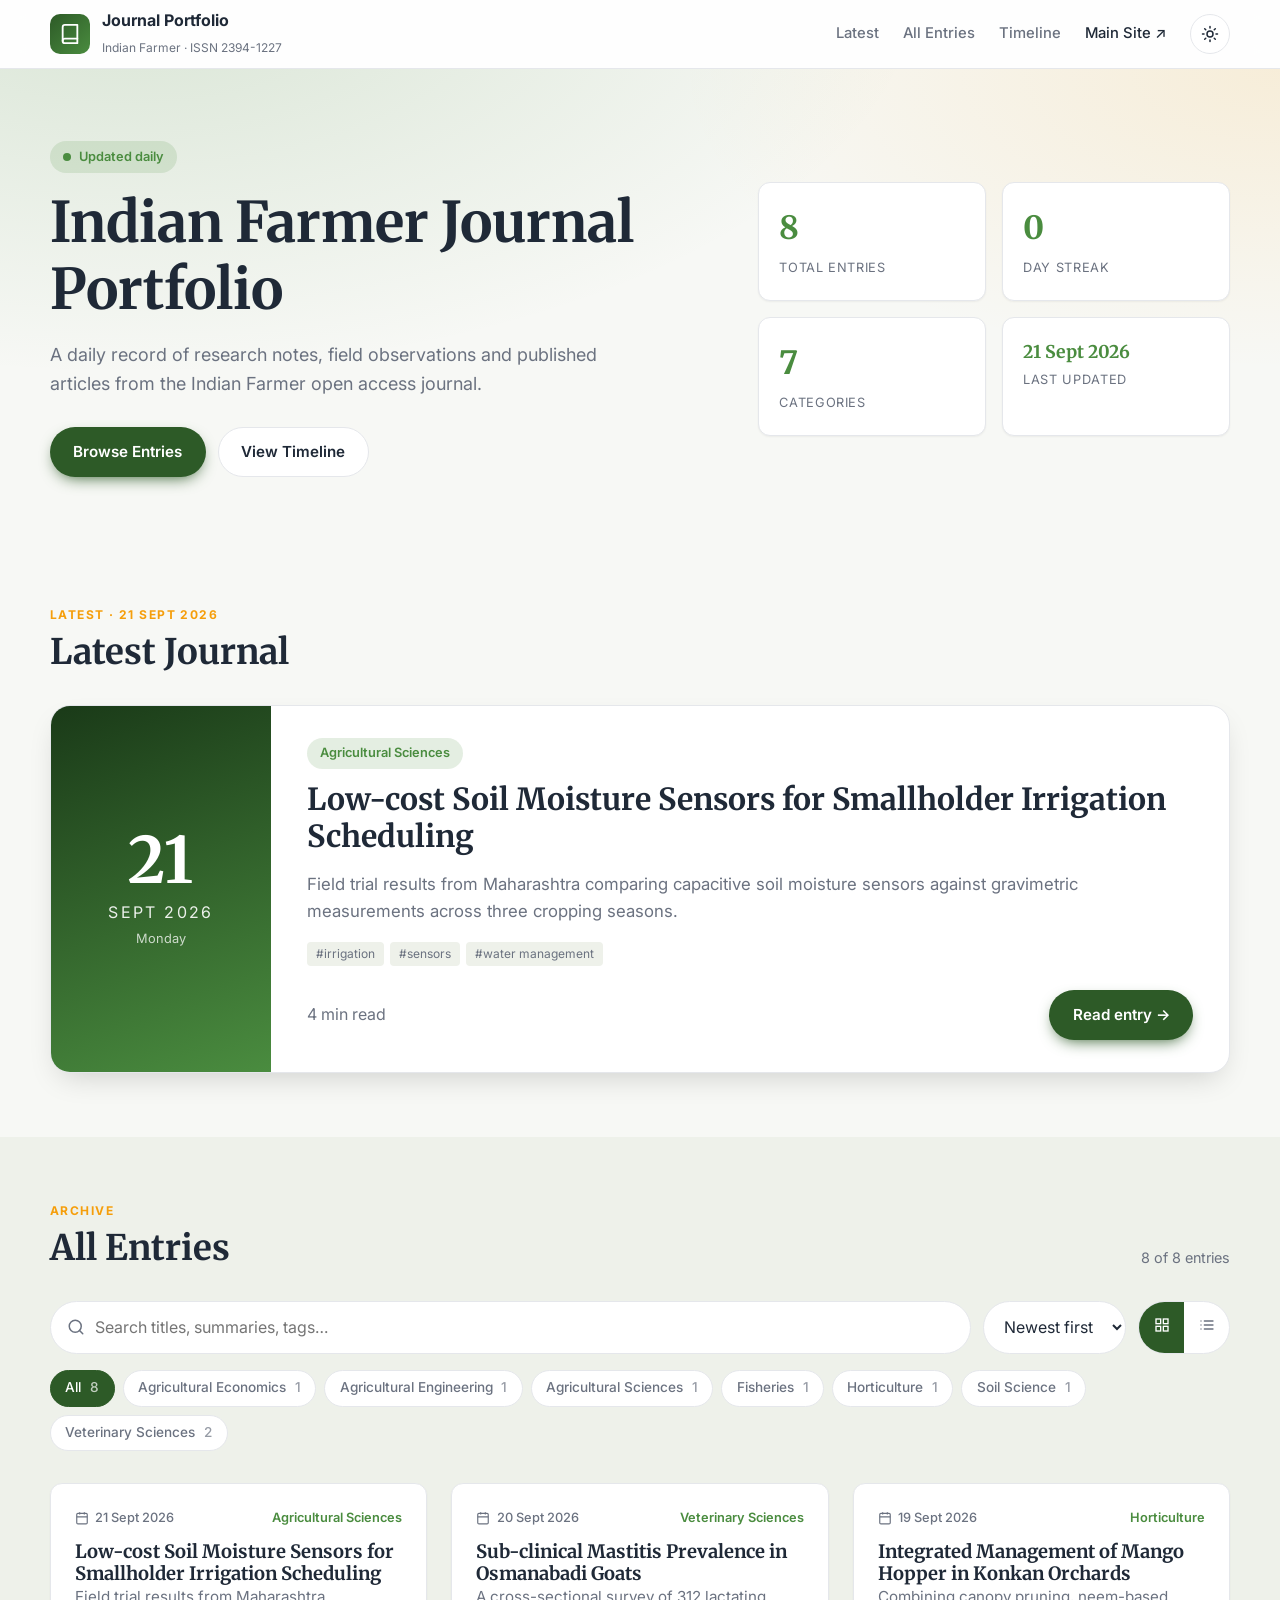
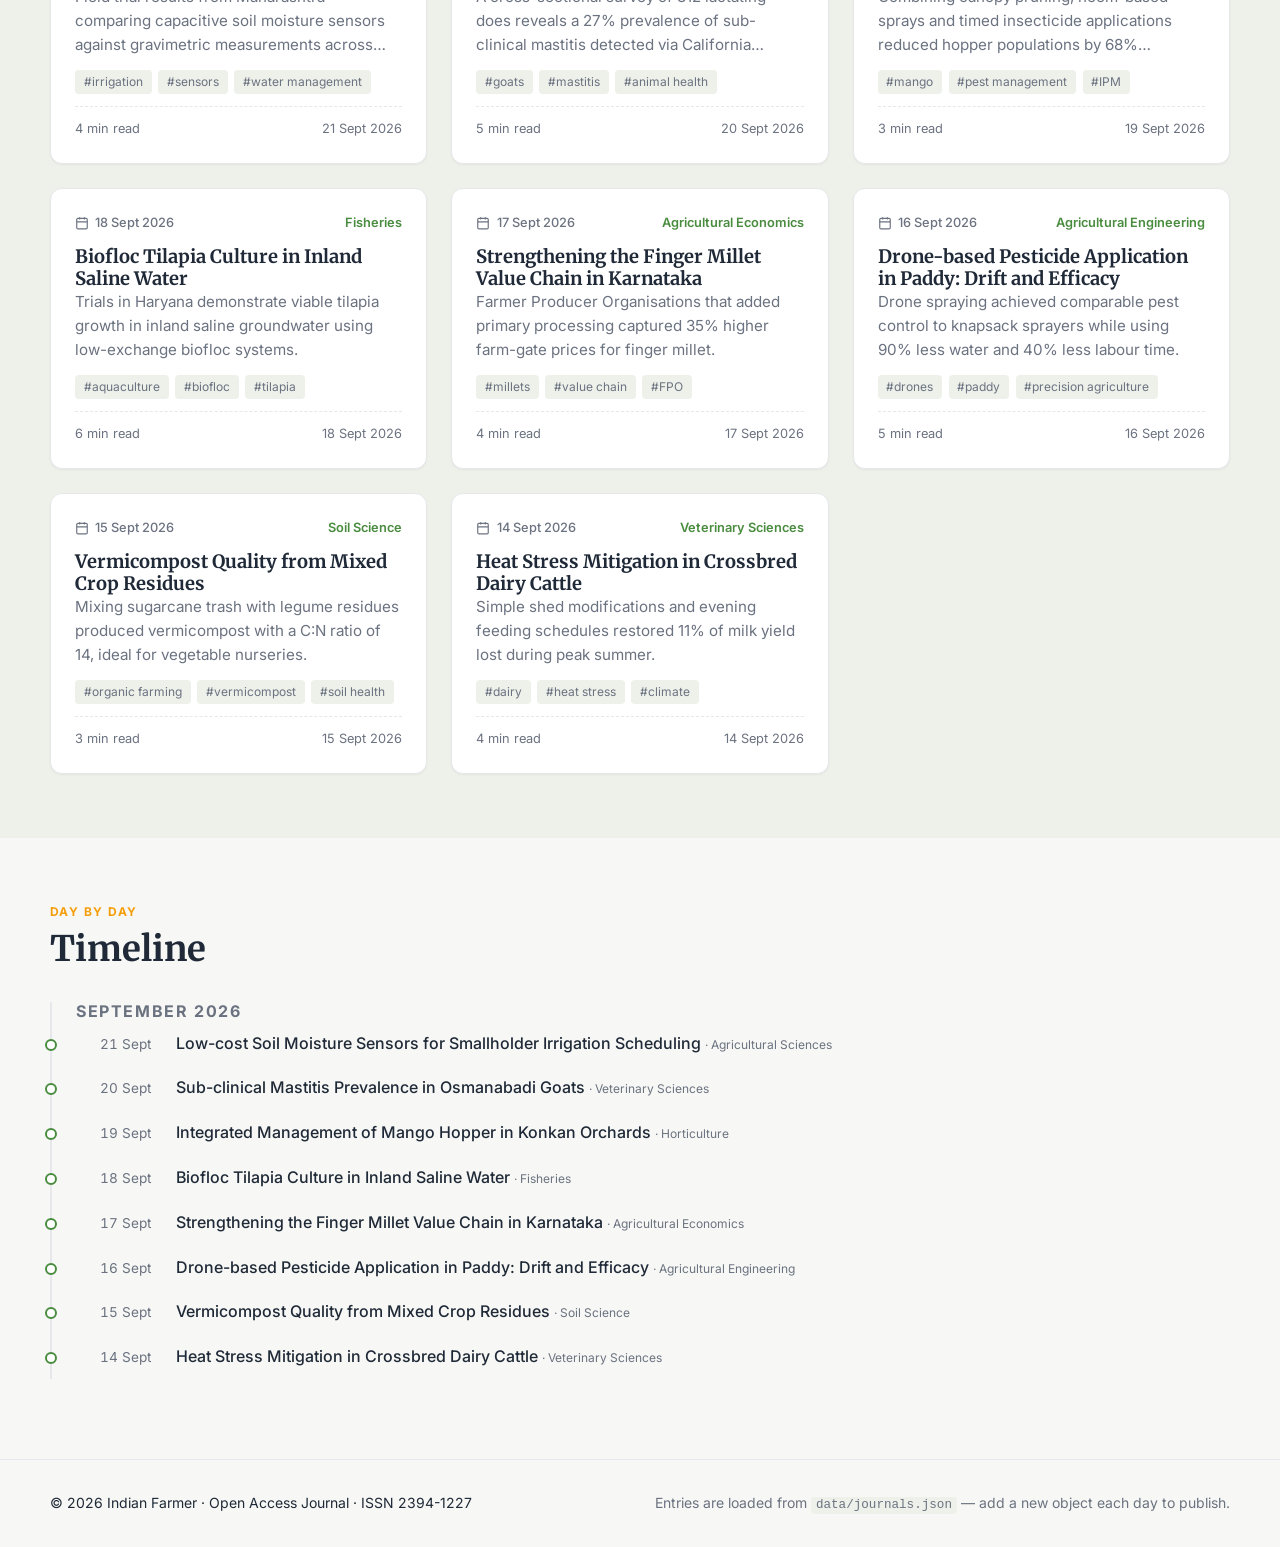
<file: portfolio/index.html>
<!DOCTYPE html>
<html lang="en">
<head>
    <meta charset="UTF-8">
    <meta name="viewport" content="width=device-width, initial-scale=1.0">
    <title>Journal Portfolio — Indian Farmer</title>
    <meta name="description" content="A daily-updated portfolio of journal entries and research articles from the Indian Farmer open access journal.">
    <link rel="icon" href="../assets/img/favicon.svg" type="image/svg+xml">
    <link rel="preconnect" href="https://fonts.googleapis.com">
    <link rel="preconnect" href="https://fonts.gstatic.com" crossorigin>
    <link href="https://fonts.googleapis.com/css2?family=Inter:wght@400;500;600;700&family=Merriweather:wght@400;700&display=swap" rel="stylesheet">
    <link rel="stylesheet" href="css/portfolio.css">
</head>
<body>

<header class="site-header">
    <div class="container site-header__inner">
        <a href="./" class="brand">
            <span class="brand__mark">
                <svg width="22" height="22" viewBox="0 0 24 24" fill="none" stroke="currentColor" stroke-width="2" stroke-linecap="round" stroke-linejoin="round">
                    <path d="M4 19.5A2.5 2.5 0 0 1 6.5 17H20"/>
                    <path d="M6.5 2H20v20H6.5A2.5 2.5 0 0 1 4 19.5v-15A2.5 2.5 0 0 1 6.5 2z"/>
                </svg>
            </span>
            <span>
                <strong>Journal Portfolio</strong>
                <small id="site-tagline-short">Indian Farmer · ISSN 2394-1227</small>
            </span>
        </a>
        <nav class="site-nav">
            <a href="#latest">Latest</a>
            <a href="#journals">All Entries</a>
            <a href="#timeline">Timeline</a>
            <a href="../" class="site-nav__ext">Main Site ↗</a>
        </nav>
        <button class="theme-toggle" id="theme-toggle" type="button" aria-label="Toggle dark mode" title="Toggle dark mode">
            <svg class="icon-sun" width="18" height="18" viewBox="0 0 24 24" fill="none" stroke="currentColor" stroke-width="2" stroke-linecap="round"><circle cx="12" cy="12" r="4"/><path d="M12 2v2M12 20v2M4.93 4.93l1.41 1.41M17.66 17.66l1.41 1.41M2 12h2M20 12h2M4.93 19.07l1.41-1.41M17.66 6.34l1.41-1.41"/></svg>
            <svg class="icon-moon" width="18" height="18" viewBox="0 0 24 24" fill="none" stroke="currentColor" stroke-width="2" stroke-linecap="round"><path d="M21 12.79A9 9 0 1 1 11.21 3 7 7 0 0 0 21 12.79z"/></svg>
        </button>
    </div>
</header>

<main>
    <!-- Hero -->
    <section class="hero">
        <div class="container hero__grid">
            <div class="hero__content">
                <span class="badge badge--live"><span class="pulse"></span> Updated daily</span>
                <h1 id="site-title">Journal Portfolio</h1>
                <p class="hero__tagline" id="site-tagline">Loading…</p>
                <div class="hero__actions">
                    <a href="#journals" class="btn btn--primary">Browse Entries</a>
                    <a href="#timeline" class="btn btn--ghost">View Timeline</a>
                </div>
            </div>
            <aside class="hero__stats" aria-label="Journal statistics">
                <div class="stat"><span class="stat__value" id="stat-total">–</span><span class="stat__label">Total entries</span></div>
                <div class="stat"><span class="stat__value" id="stat-streak">–</span><span class="stat__label">Day streak</span></div>
                <div class="stat"><span class="stat__value" id="stat-categories">–</span><span class="stat__label">Categories</span></div>
                <div class="stat"><span class="stat__value stat__value--sm" id="stat-updated">–</span><span class="stat__label">Last updated</span></div>
            </aside>
        </div>
    </section>

    <!-- Today's / latest entry -->
    <section class="section" id="latest">
        <div class="container">
            <div class="section__head">
                <span class="eyebrow" id="latest-eyebrow">Today's Entry</span>
                <h2>Latest Journal</h2>
            </div>
            <article class="featured" id="featured-entry">
                <div class="skeleton skeleton--featured"></div>
            </article>
        </div>
    </section>

    <!-- All journals -->
    <section class="section section--alt" id="journals">
        <div class="container">
            <div class="section__head section__head--row">
                <div>
                    <span class="eyebrow">Archive</span>
                    <h2>All Entries</h2>
                </div>
                <p class="results-count" id="results-count"></p>
            </div>

            <div class="toolbar">
                <label class="search">
                    <svg width="18" height="18" viewBox="0 0 24 24" fill="none" stroke="currentColor" stroke-width="2" stroke-linecap="round"><circle cx="11" cy="11" r="8"/><path d="m21 21-4.3-4.3"/></svg>
                    <input type="search" id="search" placeholder="Search titles, summaries, tags…" autocomplete="off">
                </label>
                <select id="sort" class="select" aria-label="Sort entries">
                    <option value="newest">Newest first</option>
                    <option value="oldest">Oldest first</option>
                    <option value="title">Title A–Z</option>
                </select>
                <div class="view-toggle" role="group" aria-label="Layout">
                    <button type="button" data-view="grid" class="is-active" aria-label="Grid view">
                        <svg width="16" height="16" viewBox="0 0 24 24" fill="none" stroke="currentColor" stroke-width="2"><rect x="3" y="3" width="7" height="7"/><rect x="14" y="3" width="7" height="7"/><rect x="3" y="14" width="7" height="7"/><rect x="14" y="14" width="7" height="7"/></svg>
                    </button>
                    <button type="button" data-view="list" aria-label="List view">
                        <svg width="16" height="16" viewBox="0 0 24 24" fill="none" stroke="currentColor" stroke-width="2" stroke-linecap="round"><path d="M8 6h13M8 12h13M8 18h13M3 6h.01M3 12h.01M3 18h.01"/></svg>
                    </button>
                </div>
            </div>

            <div class="chips" id="category-filters" aria-label="Filter by category"></div>

            <div class="journal-grid" id="journal-grid"></div>

            <div class="empty" id="empty-state" hidden>
                <p>No entries match your search.</p>
                <button class="btn btn--ghost" id="clear-filters" type="button">Clear filters</button>
            </div>
        </div>
    </section>

    <!-- Timeline -->
    <section class="section" id="timeline">
        <div class="container">
            <div class="section__head">
                <span class="eyebrow">Day by day</span>
                <h2>Timeline</h2>
            </div>
            <ol class="timeline" id="timeline-list"></ol>
        </div>
    </section>
</main>

<footer class="site-footer">
    <div class="container site-footer__inner">
        <p>© <span id="year"></span> Indian Farmer · Open Access Journal · ISSN 2394-1227</p>
        <p class="muted">Entries are loaded from <code>data/journals.json</code> — add a new object each day to publish.</p>
    </div>
</footer>

<!-- Entry modal -->
<div class="modal" id="modal" hidden role="dialog" aria-modal="true" aria-labelledby="modal-title">
    <div class="modal__backdrop" data-close></div>
    <div class="modal__panel">
        <button class="modal__close" type="button" data-close aria-label="Close">&times;</button>
        <div class="modal__content" id="modal-content"></div>
    </div>
</div>

<button class="back-to-top" id="back-to-top" type="button" aria-label="Back to top">↑</button>

<script src="js/portfolio.js"></script>
</body>
</html>
</file>
<file: portfolio/css/portfolio.css>
/* ============================================
   Journal Portfolio — Stylesheet
   ============================================ */

:root {
    --primary: #2d5a27;
    --primary-light: #4a8c3f;
    --primary-dark: #1a3a18;
    --accent: #f59e0b;

    --bg: #f7f8f5;
    --bg-alt: #eef1ea;
    --surface: #ffffff;
    --text: #1f2937;
    --text-muted: #6b7280;
    --border: #e5e7eb;
    --shadow: 0 1px 2px rgb(0 0 0 / .05);
    --shadow-lg: 0 12px 30px -10px rgb(0 0 0 / .18);

    --font-sans: 'Inter', -apple-system, BlinkMacSystemFont, 'Segoe UI', Roboto, sans-serif;
    --font-serif: 'Merriweather', Georgia, serif;

    --radius: .75rem;
    --radius-lg: 1.25rem;
    --container: 1180px;
    --ease: cubic-bezier(.2, .7, .2, 1);
}

[data-theme="dark"] {
    --bg: #0f1512;
    --bg-alt: #151d18;
    --surface: #1a231d;
    --text: #e6ebe4;
    --text-muted: #9aa69b;
    --border: #2a352d;
    --primary-light: #6cbf5c;
    --shadow: 0 1px 2px rgb(0 0 0 / .4);
    --shadow-lg: 0 12px 30px -10px rgb(0 0 0 / .6);
}

*, *::before, *::after { box-sizing: border-box; }
html { scroll-behavior: smooth; }
body {
    margin: 0;
    font-family: var(--font-sans);
    color: var(--text);
    background: var(--bg);
    line-height: 1.6;
    -webkit-font-smoothing: antialiased;
    transition: background .3s, color .3s;
}
a { color: inherit; text-decoration: none; }
img { max-width: 100%; display: block; }
button { font: inherit; cursor: pointer; }
h1, h2, h3 { font-family: var(--font-serif); line-height: 1.2; margin: 0; }
code { font-family: ui-monospace, monospace; font-size: .9em; background: var(--bg-alt); padding: .1em .4em; border-radius: 4px; }

.container { width: min(100% - 2.5rem, var(--container)); margin-inline: auto; }
.muted { color: var(--text-muted); }

/* ---------- Header ---------- */
.site-header {
    position: sticky; top: 0; z-index: 50;
    background: color-mix(in srgb, var(--surface) 85%, transparent);
    backdrop-filter: blur(12px);
    border-bottom: 1px solid var(--border);
}
.site-header__inner { display: flex; align-items: center; gap: 1.5rem; height: 68px; }
.brand { display: flex; align-items: center; gap: .75rem; margin-right: auto; }
.brand__mark {
    width: 40px; height: 40px; border-radius: 10px; display: grid; place-items: center;
    background: linear-gradient(135deg, var(--primary), var(--primary-light)); color: #fff;
}
.brand strong { display: block; font-size: 1rem; }
.brand small { color: var(--text-muted); font-size: .75rem; }
.site-nav { display: flex; gap: 1.5rem; font-size: .925rem; font-weight: 500; }
.site-nav a { color: var(--text-muted); transition: color .2s; }
.site-nav a:hover { color: var(--primary-light); }
.site-nav__ext { color: var(--text) !important; }
.theme-toggle {
    width: 40px; height: 40px; border-radius: 50%; border: 1px solid var(--border);
    background: var(--surface); color: var(--text); display: grid; place-items: center;
}
.theme-toggle .icon-moon { display: none; }
[data-theme="dark"] .theme-toggle .icon-sun { display: none; }
[data-theme="dark"] .theme-toggle .icon-moon { display: block; }

/* ---------- Hero ---------- */
.hero {
    padding: 4.5rem 0 4rem;
    background:
        radial-gradient(800px 400px at 10% -20%, color-mix(in srgb, var(--primary-light) 18%, transparent), transparent),
        radial-gradient(600px 300px at 100% 0%, color-mix(in srgb, var(--accent) 12%, transparent), transparent);
}
.hero__grid { display: grid; grid-template-columns: 1.4fr 1fr; gap: 3rem; align-items: center; }
.hero h1 { font-size: clamp(2.2rem, 5vw, 3.5rem); margin: 1rem 0; }
.hero__tagline { font-size: 1.125rem; color: var(--text-muted); max-width: 55ch; }
.hero__actions { display: flex; gap: .75rem; margin-top: 1.75rem; flex-wrap: wrap; }

.hero__stats { display: grid; grid-template-columns: 1fr 1fr; gap: 1rem; }
.stat {
    background: var(--surface); border: 1px solid var(--border); border-radius: var(--radius);
    padding: 1.25rem; box-shadow: var(--shadow);
}
.stat__value { display: block; font-size: 2rem; font-weight: 700; color: var(--primary-light); font-family: var(--font-serif); }
.stat__value--sm { font-size: 1.1rem; }
.stat__label { font-size: .8rem; color: var(--text-muted); text-transform: uppercase; letter-spacing: .05em; }

/* ---------- Badges & buttons ---------- */
.badge {
    display: inline-flex; align-items: center; gap: .5rem;
    padding: .35rem .8rem; border-radius: 999px; font-size: .8rem; font-weight: 600;
    background: color-mix(in srgb, var(--primary-light) 15%, transparent); color: var(--primary-light);
}
.pulse { width: 8px; height: 8px; border-radius: 50%; background: var(--primary-light); animation: pulse 1.6s infinite; }
@keyframes pulse { 0%,100% { box-shadow: 0 0 0 0 color-mix(in srgb, var(--primary-light) 60%, transparent); } 70% { box-shadow: 0 0 0 8px transparent; } }

.btn {
    display: inline-flex; align-items: center; gap: .5rem;
    padding: .75rem 1.4rem; border-radius: 999px; font-weight: 600; font-size: .95rem;
    border: 1px solid transparent; transition: transform .2s var(--ease), box-shadow .2s, background .2s;
}
.btn:hover { transform: translateY(-2px); }
.btn--primary { background: var(--primary); color: #fff; box-shadow: 0 6px 16px -6px var(--primary); }
.btn--primary:hover { background: var(--primary-light); }
.btn--ghost { border-color: var(--border); background: var(--surface); color: var(--text); }

/* ---------- Sections ---------- */
.section { padding: 4rem 0; }
.section--alt { background: var(--bg-alt); }
.section__head { margin-bottom: 2rem; }
.section__head h2 { font-size: clamp(1.6rem, 3vw, 2.2rem); }
.section__head--row { display: flex; justify-content: space-between; align-items: flex-end; gap: 1rem; flex-wrap: wrap; }
.eyebrow { display: block; font-size: .75rem; font-weight: 700; letter-spacing: .12em; text-transform: uppercase; color: var(--accent); margin-bottom: .4rem; }
.results-count { color: var(--text-muted); font-size: .9rem; margin: 0; }

/* ---------- Featured entry ---------- */
.featured {
    display: grid; grid-template-columns: 220px 1fr; overflow: hidden;
    background: var(--surface); border: 1px solid var(--border); border-radius: var(--radius-lg); box-shadow: var(--shadow-lg);
}
.featured__date {
    background: linear-gradient(160deg, var(--primary-dark), var(--primary-light)); color: #fff;
    display: flex; flex-direction: column; justify-content: center; align-items: center; padding: 2rem; text-align: center;
}
.featured__day { font-size: 4rem; font-weight: 700; line-height: 1; font-family: var(--font-serif); }
.featured__month { font-size: 1rem; text-transform: uppercase; letter-spacing: .15em; opacity: .9; margin-top: .5rem; }
.featured__weekday { font-size: .8rem; opacity: .75; margin-top: .25rem; }
.featured__body { padding: 2rem 2.25rem; }
.featured__body h3 { font-size: clamp(1.4rem, 2.5vw, 1.9rem); margin: .75rem 0; }
.featured__body p { color: var(--text-muted); font-size: 1.05rem; }
.featured__footer { display: flex; justify-content: space-between; align-items: center; gap: 1rem; flex-wrap: wrap; margin-top: 1.5rem; }

/* ---------- Toolbar ---------- */
.toolbar { display: flex; gap: .75rem; flex-wrap: wrap; margin-bottom: 1rem; }
.search {
    flex: 1 1 280px; display: flex; align-items: center; gap: .6rem;
    background: var(--surface); border: 1px solid var(--border); border-radius: 999px; padding: 0 1rem; color: var(--text-muted);
}
.search input { flex: 1; border: 0; background: transparent; padding: .8rem 0; font: inherit; color: var(--text); outline: none; }
.select {
    background: var(--surface); border: 1px solid var(--border); border-radius: 999px; padding: .75rem 1rem;
    font: inherit; color: var(--text);
}
.view-toggle { display: flex; border: 1px solid var(--border); border-radius: 999px; overflow: hidden; background: var(--surface); }
.view-toggle button { border: 0; background: transparent; padding: 0 .9rem; color: var(--text-muted); }
.view-toggle button.is-active { background: var(--primary); color: #fff; }

.chips { display: flex; gap: .5rem; flex-wrap: wrap; margin-bottom: 2rem; }
.chip {
    border: 1px solid var(--border); background: var(--surface); color: var(--text-muted);
    padding: .4rem .9rem; border-radius: 999px; font-size: .85rem; font-weight: 500; transition: all .2s;
}
.chip:hover { border-color: var(--primary-light); color: var(--primary-light); }
.chip.is-active { background: var(--primary); border-color: var(--primary); color: #fff; }
.chip__count { opacity: .7; margin-left: .3rem; }

/* ---------- Journal cards ---------- */
.journal-grid { display: grid; grid-template-columns: repeat(auto-fill, minmax(320px, 1fr)); gap: 1.5rem; }
.journal-grid.is-list { grid-template-columns: 1fr; }

.card {
    background: var(--surface); border: 1px solid var(--border); border-radius: var(--radius);
    padding: 1.5rem; display: flex; flex-direction: column; gap: .75rem; position: relative;
    box-shadow: var(--shadow); cursor: pointer;
    transition: transform .25s var(--ease), box-shadow .25s, border-color .25s;
    animation: fadeUp .5s var(--ease) both;
}
.card:hover { transform: translateY(-4px); box-shadow: var(--shadow-lg); border-color: var(--primary-light); }
.card__meta { display: flex; justify-content: space-between; align-items: center; font-size: .8rem; color: var(--text-muted); }
.card__date { display: inline-flex; align-items: center; gap: .4rem; font-weight: 500; }
.card__category { color: var(--primary-light); font-weight: 600; }
.card h3 { font-size: 1.15rem; }
.card h3:hover { color: var(--primary-light); }
.card__summary { color: var(--text-muted); font-size: .95rem; margin: 0; display: -webkit-box; -webkit-line-clamp: 3; -webkit-box-orient: vertical; overflow: hidden; }
.card__footer { display: flex; justify-content: space-between; align-items: center; margin-top: auto; padding-top: .75rem; border-top: 1px dashed var(--border); font-size: .8rem; color: var(--text-muted); }
.card__new { position: absolute; top: -.6rem; right: 1rem; background: var(--accent); color: #fff; font-size: .7rem; font-weight: 700; padding: .2rem .6rem; border-radius: 999px; letter-spacing: .05em; }

.is-list .card { flex-direction: row; align-items: center; gap: 1.5rem; }
.is-list .card__meta { flex-direction: column; align-items: flex-start; min-width: 140px; gap: .25rem; }
.is-list .card__body { flex: 1; }
.is-list .card__footer { border: 0; padding: 0; margin: 0; flex-direction: column; align-items: flex-end; }
.is-list .card__summary { -webkit-line-clamp: 2; }

.tags { display: flex; gap: .4rem; flex-wrap: wrap; }
.tag { font-size: .75rem; background: var(--bg-alt); color: var(--text-muted); padding: .15rem .55rem; border-radius: 4px; }

.empty { text-align: center; padding: 3rem; color: var(--text-muted); }
.empty[hidden] { display: none; }

/* ---------- Timeline ---------- */
.timeline { list-style: none; margin: 0; padding: 0 0 0 1.5rem; border-left: 2px solid var(--border); }
.timeline__month { margin: 2rem 0 1rem -1.5rem; padding-left: 1.5rem; position: relative; }
.timeline__month:first-child { margin-top: 0; }
.timeline__month h3 { font-size: 1rem; text-transform: uppercase; letter-spacing: .1em; color: var(--text-muted); font-family: var(--font-sans); }
.timeline__item { position: relative; padding: .6rem 0 .6rem 1.5rem; display: flex; gap: 1rem; align-items: baseline; }
.timeline__item::before {
    content: ''; position: absolute; left: -1.5rem; top: 1.1rem; width: 12px; height: 12px; border-radius: 50%;
    background: var(--surface); border: 2px solid var(--primary-light); transform: translateX(-7px);
}
.timeline__item:hover::before { background: var(--primary-light); }
.timeline__date { font-size: .85rem; color: var(--text-muted); min-width: 60px; font-variant-numeric: tabular-nums; }
.timeline__title { font-weight: 500; cursor: pointer; }
.timeline__title:hover { color: var(--primary-light); }
.timeline__cat { font-size: .75rem; color: var(--text-muted); }

/* ---------- Modal ---------- */
.modal { position: fixed; inset: 0; z-index: 100; display: grid; place-items: center; padding: 1rem; }
.modal[hidden] { display: none; }
.modal__backdrop { position: absolute; inset: 0; background: rgb(0 0 0 / .55); backdrop-filter: blur(4px); }
.modal__panel {
    position: relative; width: min(100%, 760px); max-height: 90vh; overflow: auto;
    background: var(--surface); border-radius: var(--radius-lg); box-shadow: var(--shadow-lg);
    animation: fadeUp .3s var(--ease);
}
.modal__close {
    position: sticky; top: .75rem; float: right; margin: .75rem; width: 36px; height: 36px; border-radius: 50%; border: 0;
    background: var(--bg-alt); color: var(--text); font-size: 1.4rem; line-height: 1;
}
.modal__content { padding: 1rem 2.5rem 2.5rem; }
.modal__content h2 { font-size: clamp(1.5rem, 3vw, 2rem); margin: .75rem 0 1rem; }
.modal__meta { display: flex; gap: 1rem; flex-wrap: wrap; font-size: .875rem; color: var(--text-muted); margin-bottom: 1.5rem; }
.modal__body { font-family: var(--font-serif); font-size: 1.05rem; line-height: 1.85; }
.modal__body p { margin: 0 0 1.25rem; }
.modal__nav { display: flex; justify-content: space-between; gap: 1rem; margin-top: 2rem; padding-top: 1.5rem; border-top: 1px solid var(--border); }
.modal__nav button { background: none; border: 1px solid var(--border); border-radius: var(--radius); padding: .6rem 1rem; color: var(--text); text-align: left; max-width: 48%; }
.modal__nav button:hover { border-color: var(--primary-light); color: var(--primary-light); }
.modal__nav button small { display: block; color: var(--text-muted); font-size: .7rem; text-transform: uppercase; letter-spacing: .08em; }
body.modal-open { overflow: hidden; }

/* ---------- Footer / misc ---------- */
.site-footer { border-top: 1px solid var(--border); padding: 2rem 0; font-size: .875rem; }
.site-footer__inner { display: flex; justify-content: space-between; gap: 1rem; flex-wrap: wrap; }
.site-footer p { margin: 0; }

.back-to-top {
    position: fixed; right: 1.5rem; bottom: 1.5rem; width: 44px; height: 44px; border-radius: 50%; border: 0;
    background: var(--primary); color: #fff; font-size: 1.2rem; box-shadow: var(--shadow-lg);
    opacity: 0; transform: translateY(10px); pointer-events: none; transition: all .3s var(--ease); z-index: 40;
}
.back-to-top.is-visible { opacity: 1; transform: none; pointer-events: auto; }

.skeleton { background: linear-gradient(90deg, var(--bg-alt) 25%, var(--surface) 50%, var(--bg-alt) 75%); background-size: 200% 100%; animation: shimmer 1.4s infinite; border-radius: var(--radius); }
.skeleton--featured { height: 240px; grid-column: 1 / -1; }
@keyframes shimmer { to { background-position: -200% 0; } }
@keyframes fadeUp { from { opacity: 0; transform: translateY(12px); } to { opacity: 1; transform: none; } }

.error-box { padding: 1.5rem; border-radius: var(--radius); background: color-mix(in srgb, #ef4444 12%, transparent); color: #b91c1c; grid-column: 1 / -1; }

/* ---------- Responsive ---------- */
@media (max-width: 900px) {
    .hero__grid { grid-template-columns: 1fr; }
    .site-nav { display: none; }
    .featured { grid-template-columns: 1fr; }
    .featured__date { flex-direction: row; gap: 1rem; padding: 1.25rem; }
    .featured__day { font-size: 2.5rem; }
    .is-list .card { flex-direction: column; align-items: stretch; }
    .is-list .card__footer { flex-direction: row; align-items: center; }
}
@media (max-width: 560px) {
    .modal__content { padding: .5rem 1.25rem 1.5rem; }
    .timeline__item { flex-direction: column; gap: .2rem; }
}
@media (prefers-reduced-motion: reduce) {
    *, *::before, *::after { animation: none !important; transition: none !important; }
    html { scroll-behavior: auto; }
}
</file>
